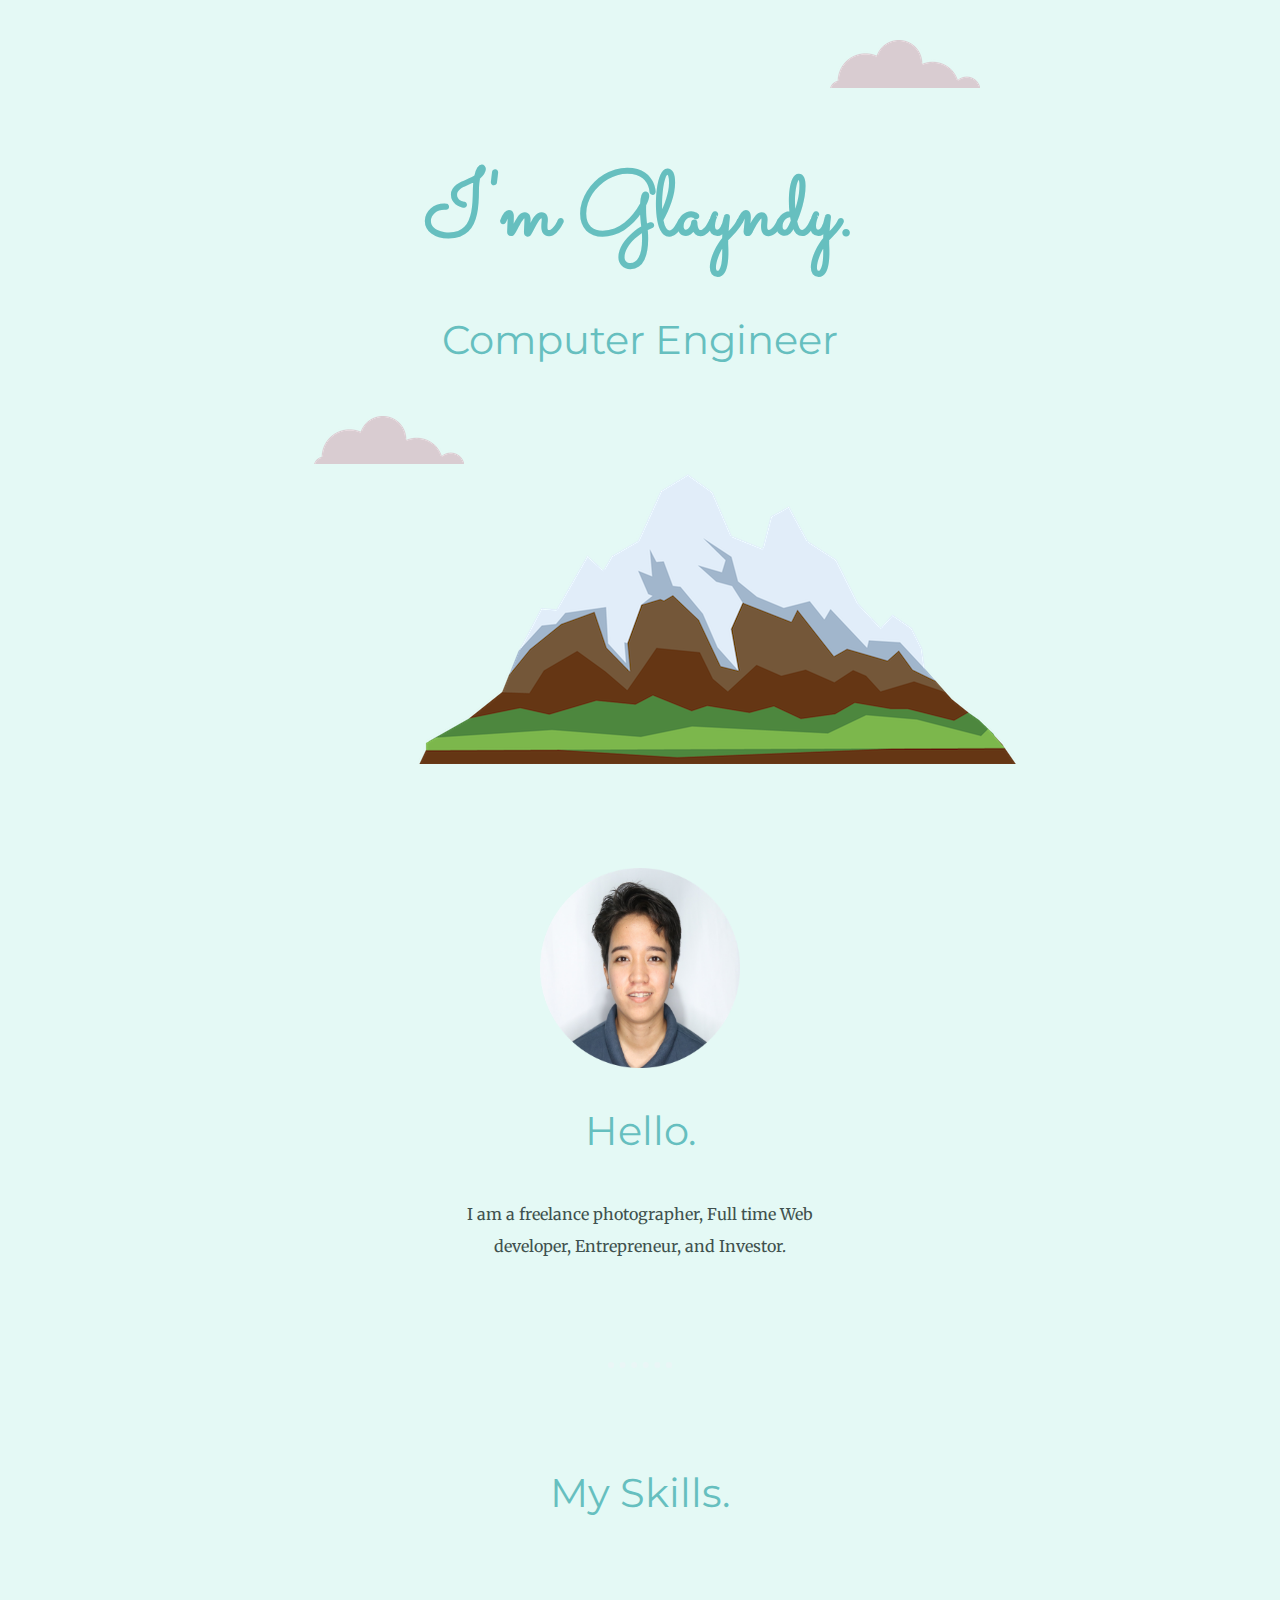
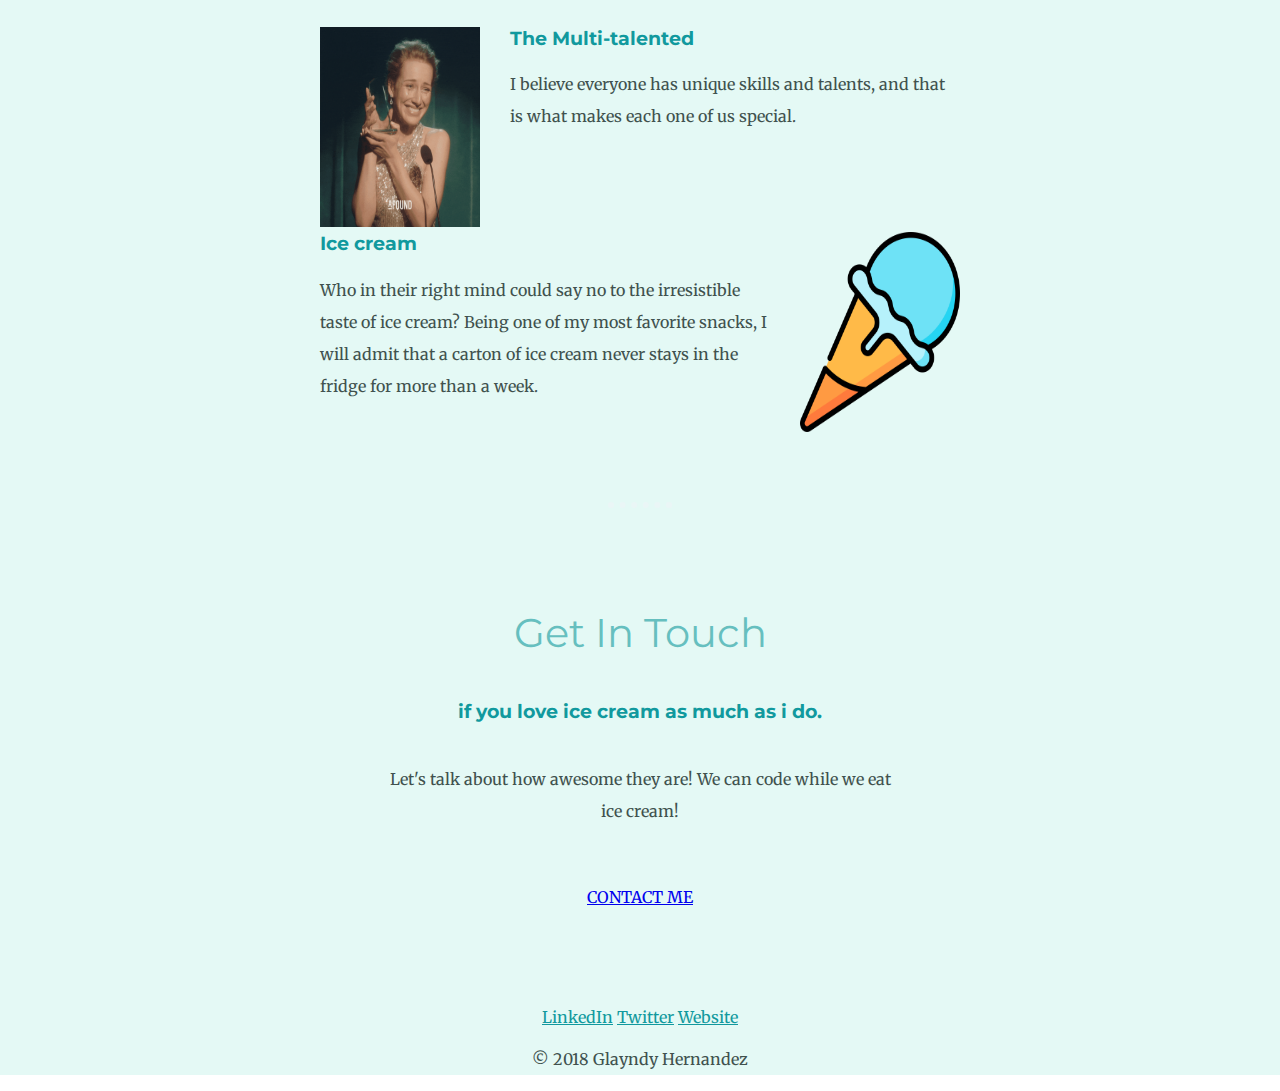
<file: CSS- My Site/index.html>
<!DOCTYPE html>
<html lang="en" dir="ltr">

<head>
  <meta charset="utf-8">
  <title>Glayndy Hernandez</title>
  <link rel="stylesheet" href="css/style.css">
  <link rel="icon" href="favicon.ico">
  <link rel="<link rel=" preconnect" href="https://fonts.gstatic.com">
  <link href="https://fonts.googleapis.com/css2?family=Merriweather&family=Montserrat&family=Sacramento&display=swap" rel="stylesheet">
</head>

<body>

  <div class="top-container">
    <img class="top-cloud" src="images/cloud.png" alt="cloud">
    <h1>I'm Glayndy.</h1>
    <h2>Computer Engineer</h2>
    <img class="bottom-cloud" src="images/cloud.png" alt="cloud">
    <img class="under" src="images/mountain.png" alt="mountain" </div>

    <div class="middle-container">
      <div class="profile">
        <img src="images/Picture2.png" alt="profile" width="200" height="200">
        <h2>Hello.</h2>
        <p class="intro">I am a freelance photographer, Full time Web developer, Entrepreneur, and Investor. </p>
      </div>
      <hr>
      <div class="skills">
        <h2>My Skills.</h2>
        <div class="skill-row">
          <img class="tro" src="images/giphy.gif" alt="trophy" width="200" height="200">
          <h3>The Multi-talented</h3>
          <p>I believe everyone has unique skills and talents, and that is what makes each one of us special.</p>
        </div>
        <div class="skill-row">
          <img class="ice" src="images/ice.png" alt="ice" width="200" height="200">
          <h3>Ice cream</h3>
          <p>Who in their right mind could say no to the irresistible taste of ice cream? Being one of my most favorite snacks, I will admit that a carton of ice cream never stays in the fridge for more than a week.</p>
        </div>
      </div>
      <hr>
      <div class="contact-me">
        <h2>Get In Touch</h2>
        <h3>if you love ice cream as much as i do.</h3>
        <p class="contact-message">Let's talk about how awesome they are! We can code while we eat ice cream!</p>
        <a class="btn" href="mailto:gmail@email.com">CONTACT ME</a>
      </div>
    </div>


    <div class="bottom-container">
      <a class="footer-link" href="https://www.linkedin.com/">LinkedIn</a>
      <a class="footer-link" href="https://twitter.com/">Twitter</a>
      <a class="footer-link" href="https://www.appbrewery.co/">Website</a>
      <p>© 2018 Glayndy Hernandez</p>
    </div>


</body>

</html>
</file>
<file: CSS- My Site/css/style.css>
body {
  color: #40514E;
  margin: 0;
  text-align: center;
  font-family: 'Merriweather', serif;
}

h1 {
  color: #66BFBF;
  font-family: 'Sacramento', cursive;
  font-size: 5.625rem;
  margin: 50px auto 0 auto;
}

h2 {
  color: #66BFBF;
  font-family: 'Montserrat', sans-serif;
  font-size: 2.5rem;
  font-weight: normal;
  padding-bottom: 10px;
}
h3 {
  color: #11999E;
  font-family: 'Montserrat', sans-serif;
}
p {
  line-height: 2;
}
hr {
border: dotted #EAF6F6 6px;
border-bottom: none;
margin: 100px auto;
width: 4%;
}
.top-container {
  background-color: #E4F9F5;
  padding-top: 100px;
  position: relative;
}

.middle-container {
  margin: 100px 0;
}

.bottom-container {}

.footer-link {
  color: #11999E;
}

.bottom-cloud {
  left: 50px;
  bottom: 300px;
  position: relative;
}

.top-cloud {
  right: 300px;
  position: absolute;
  top: 40px;
}
.skill-row{
  width: 50%;
  margin: 100px auto 100px auto;
  text-align: left;
}
.tro{
  width: 25%;
  float: left;
  margin-right: 30px;
}
.ice{
  width: 25%;
  float: right;
  margin-left: 30px;
}
.contact-message {
  width: 40%;
  margin: 40px auto 60px;
}
.intro {
  width: 30%;
  margin: auto;
</file>
